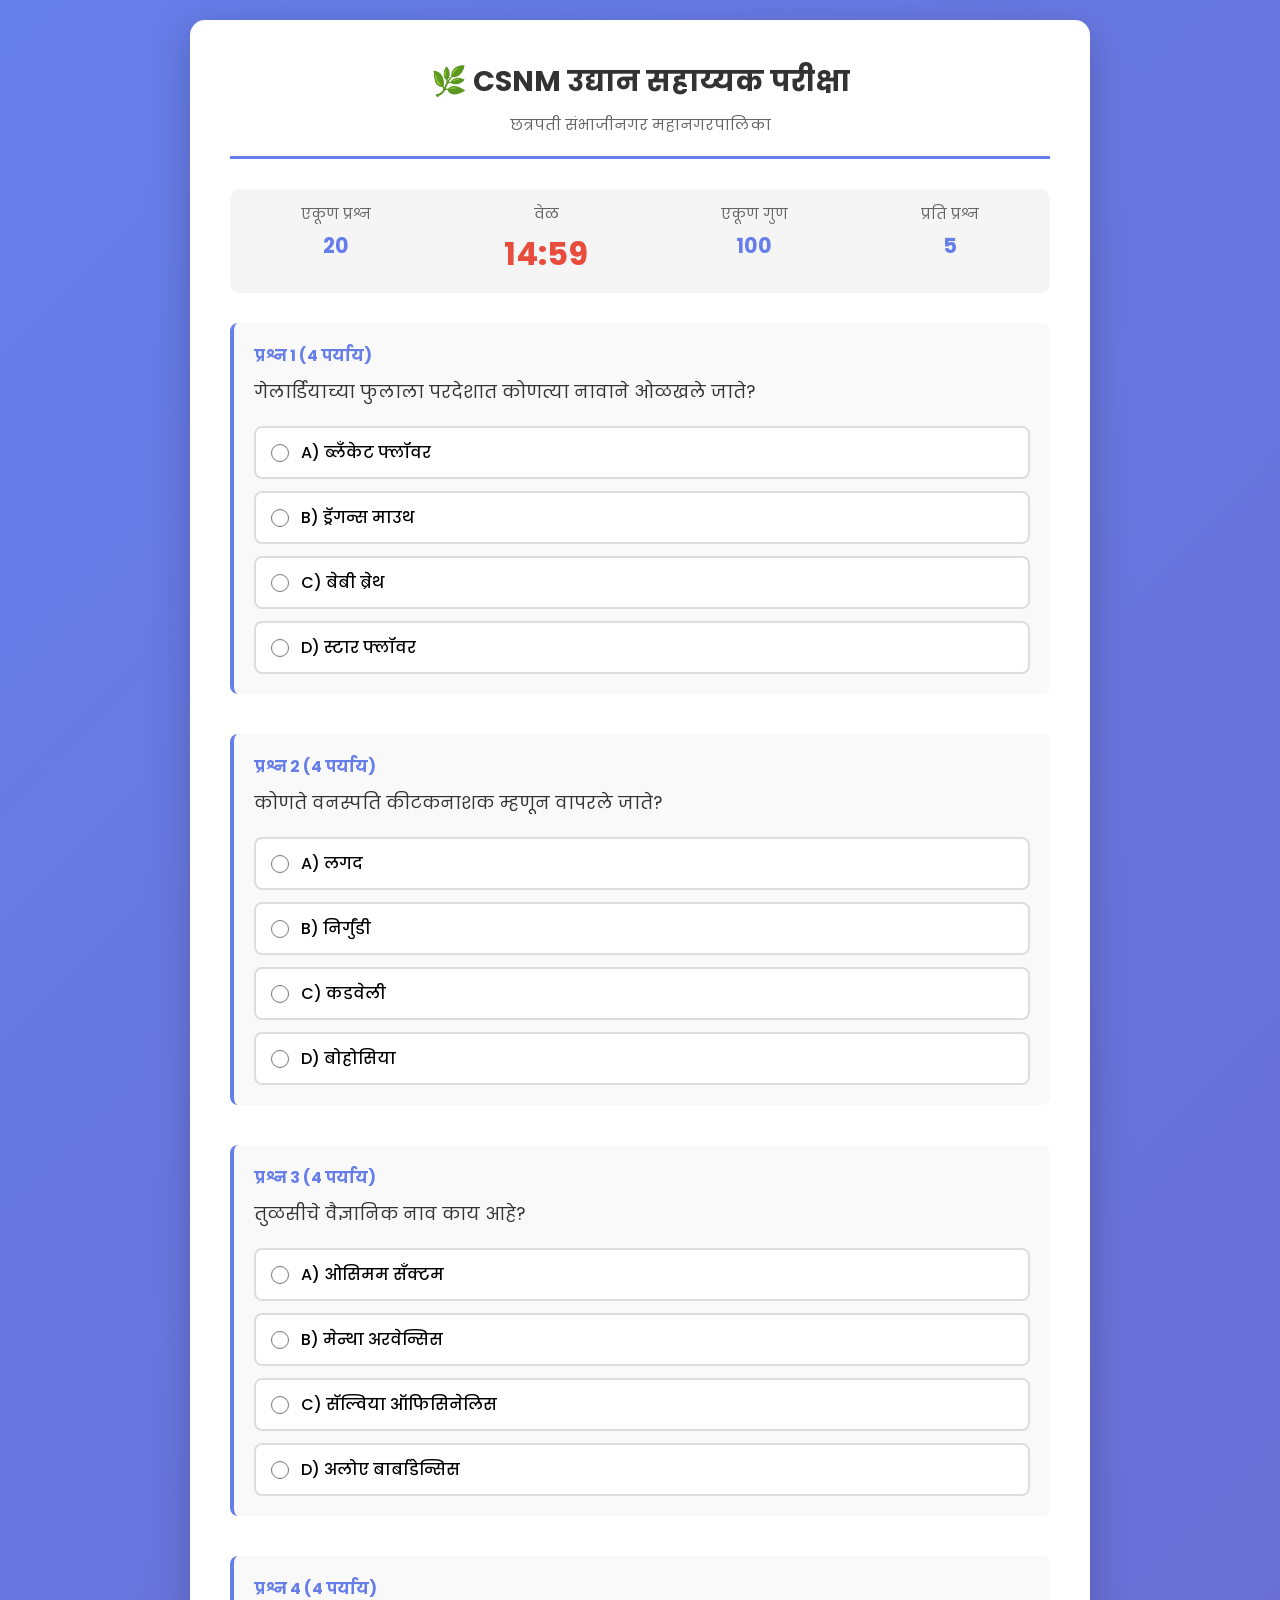
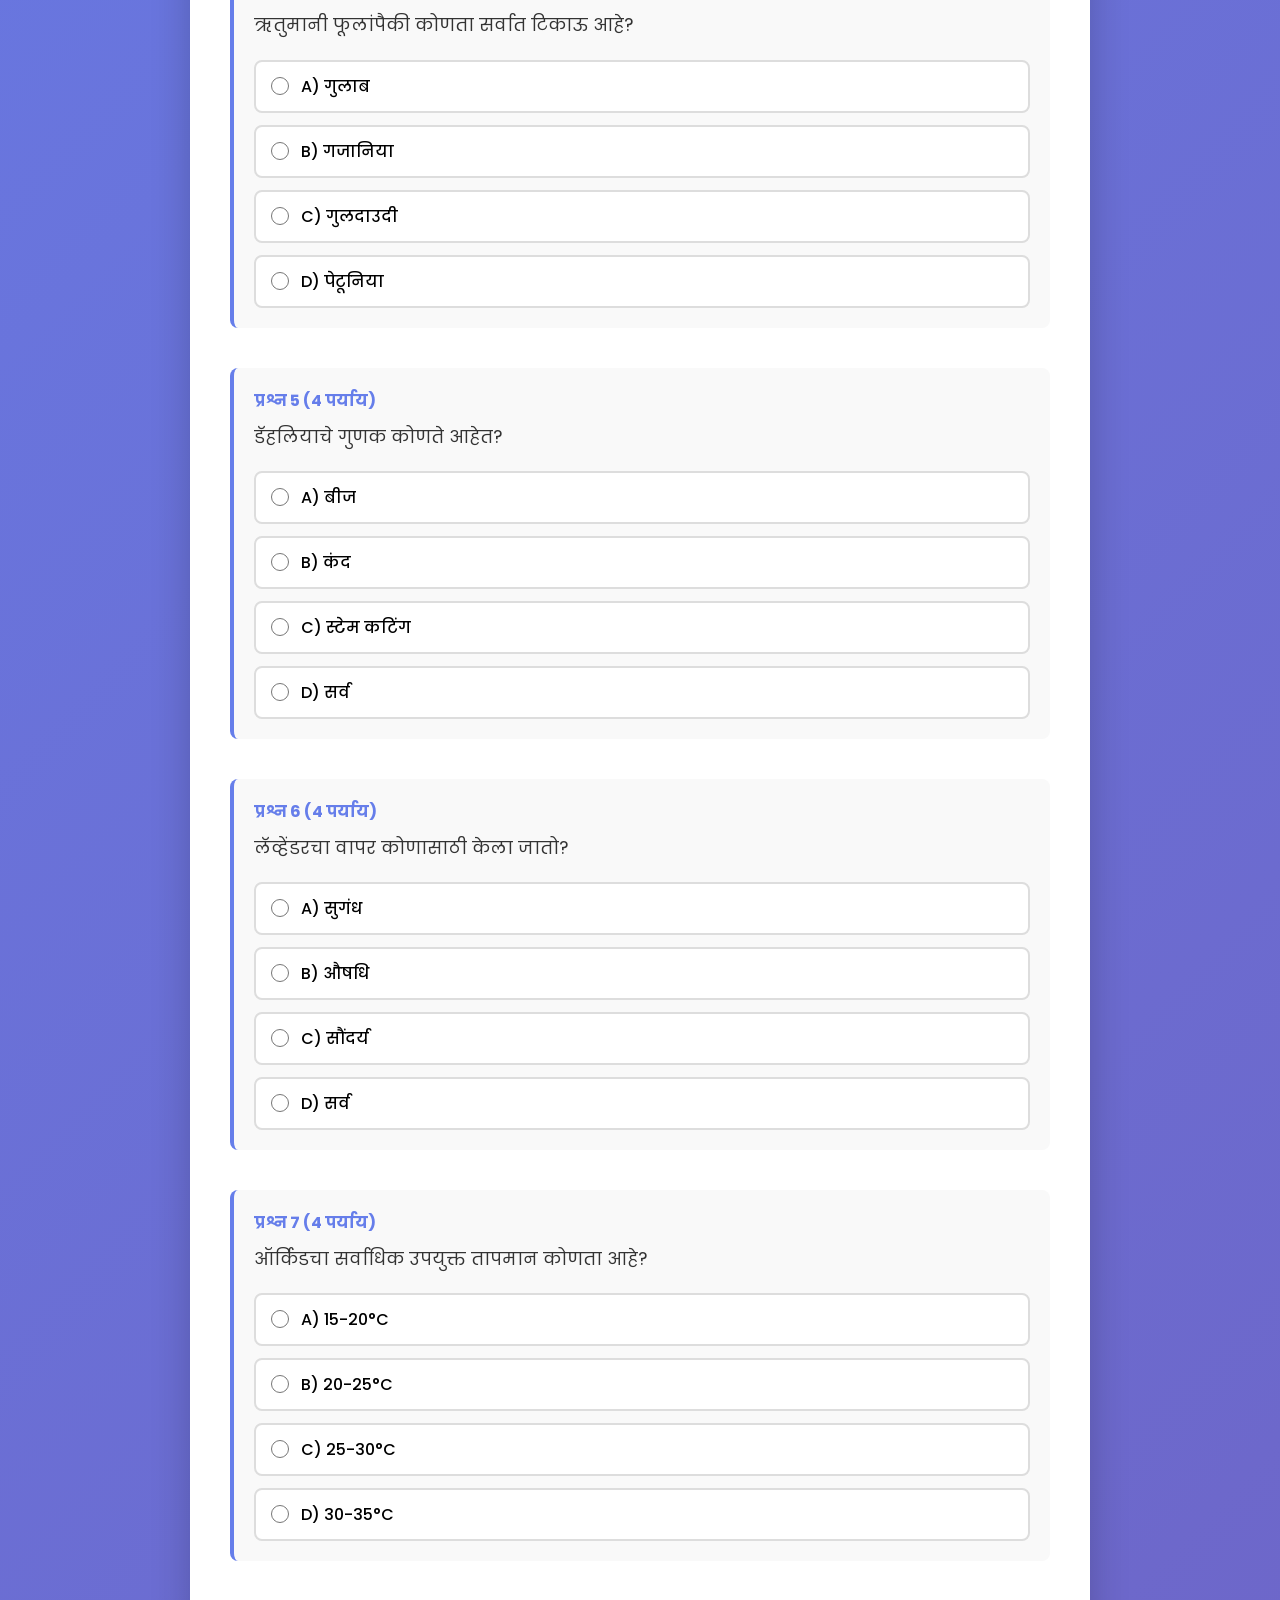
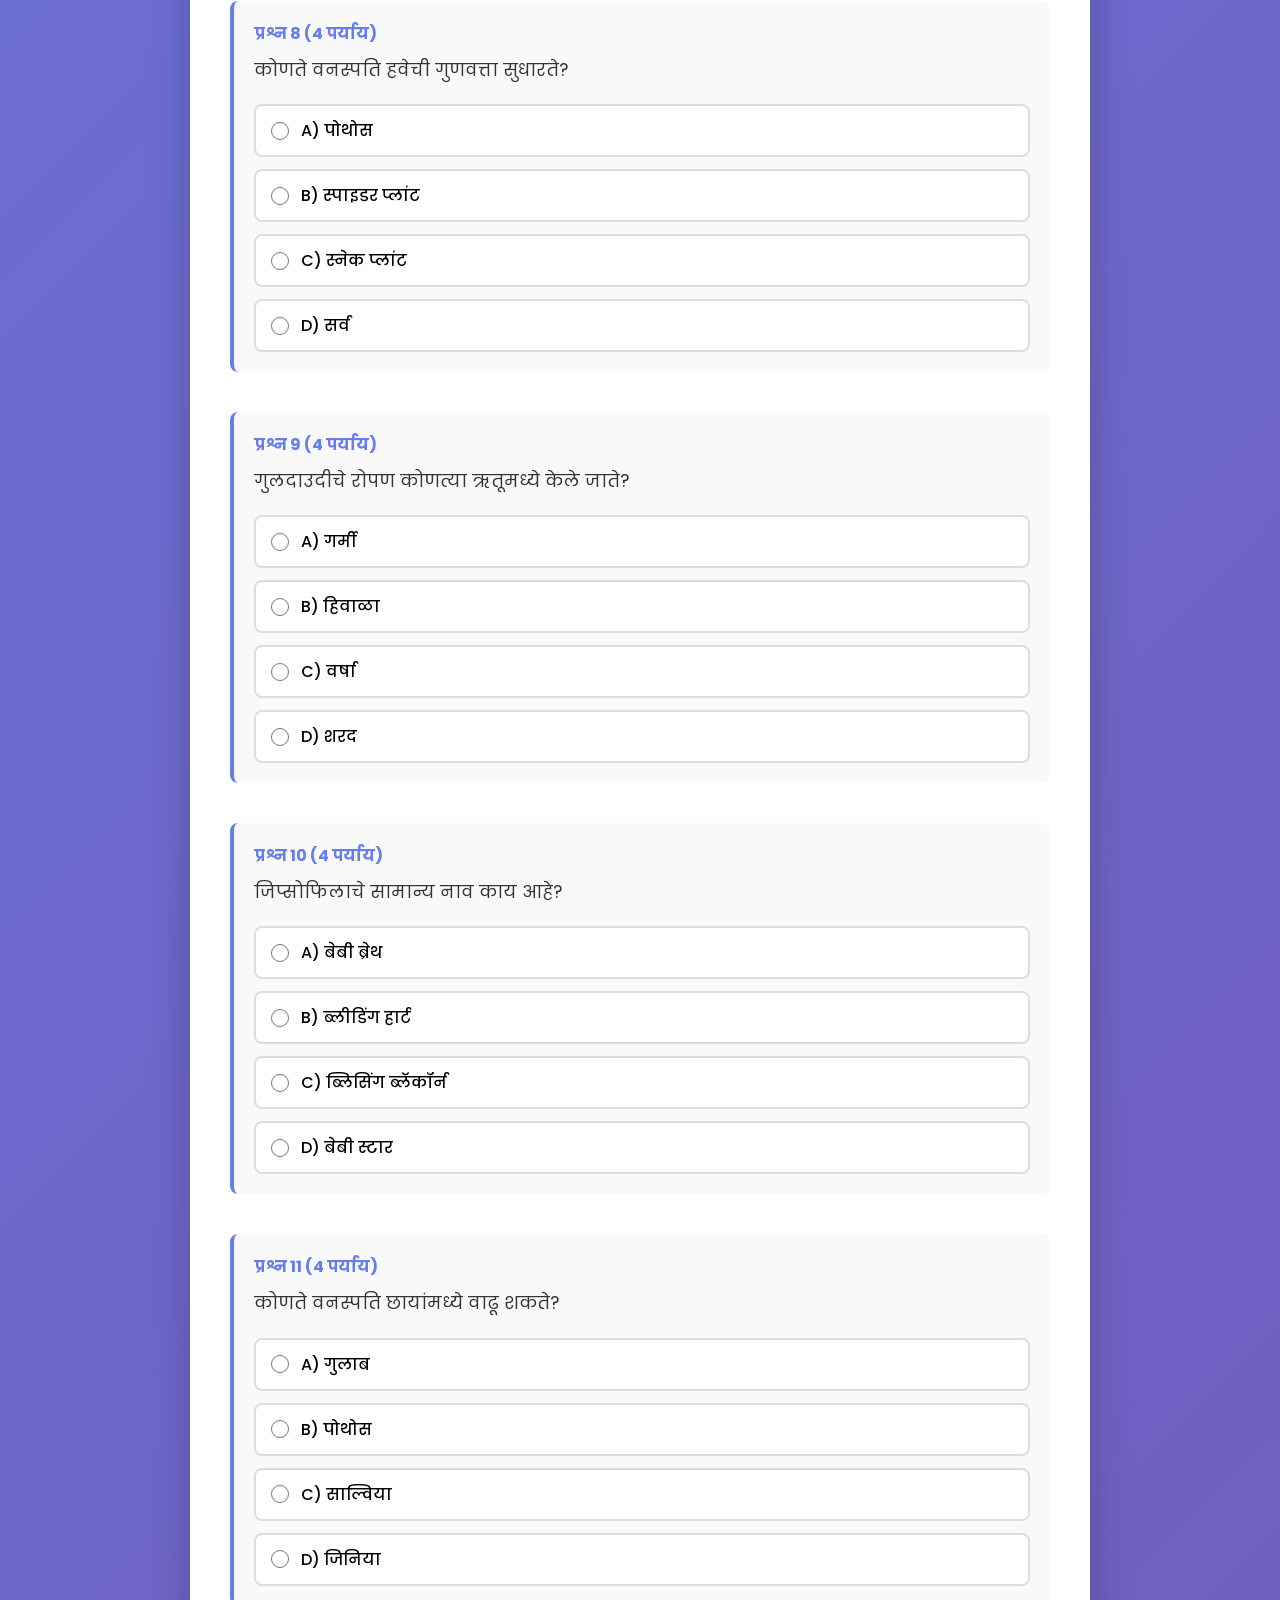
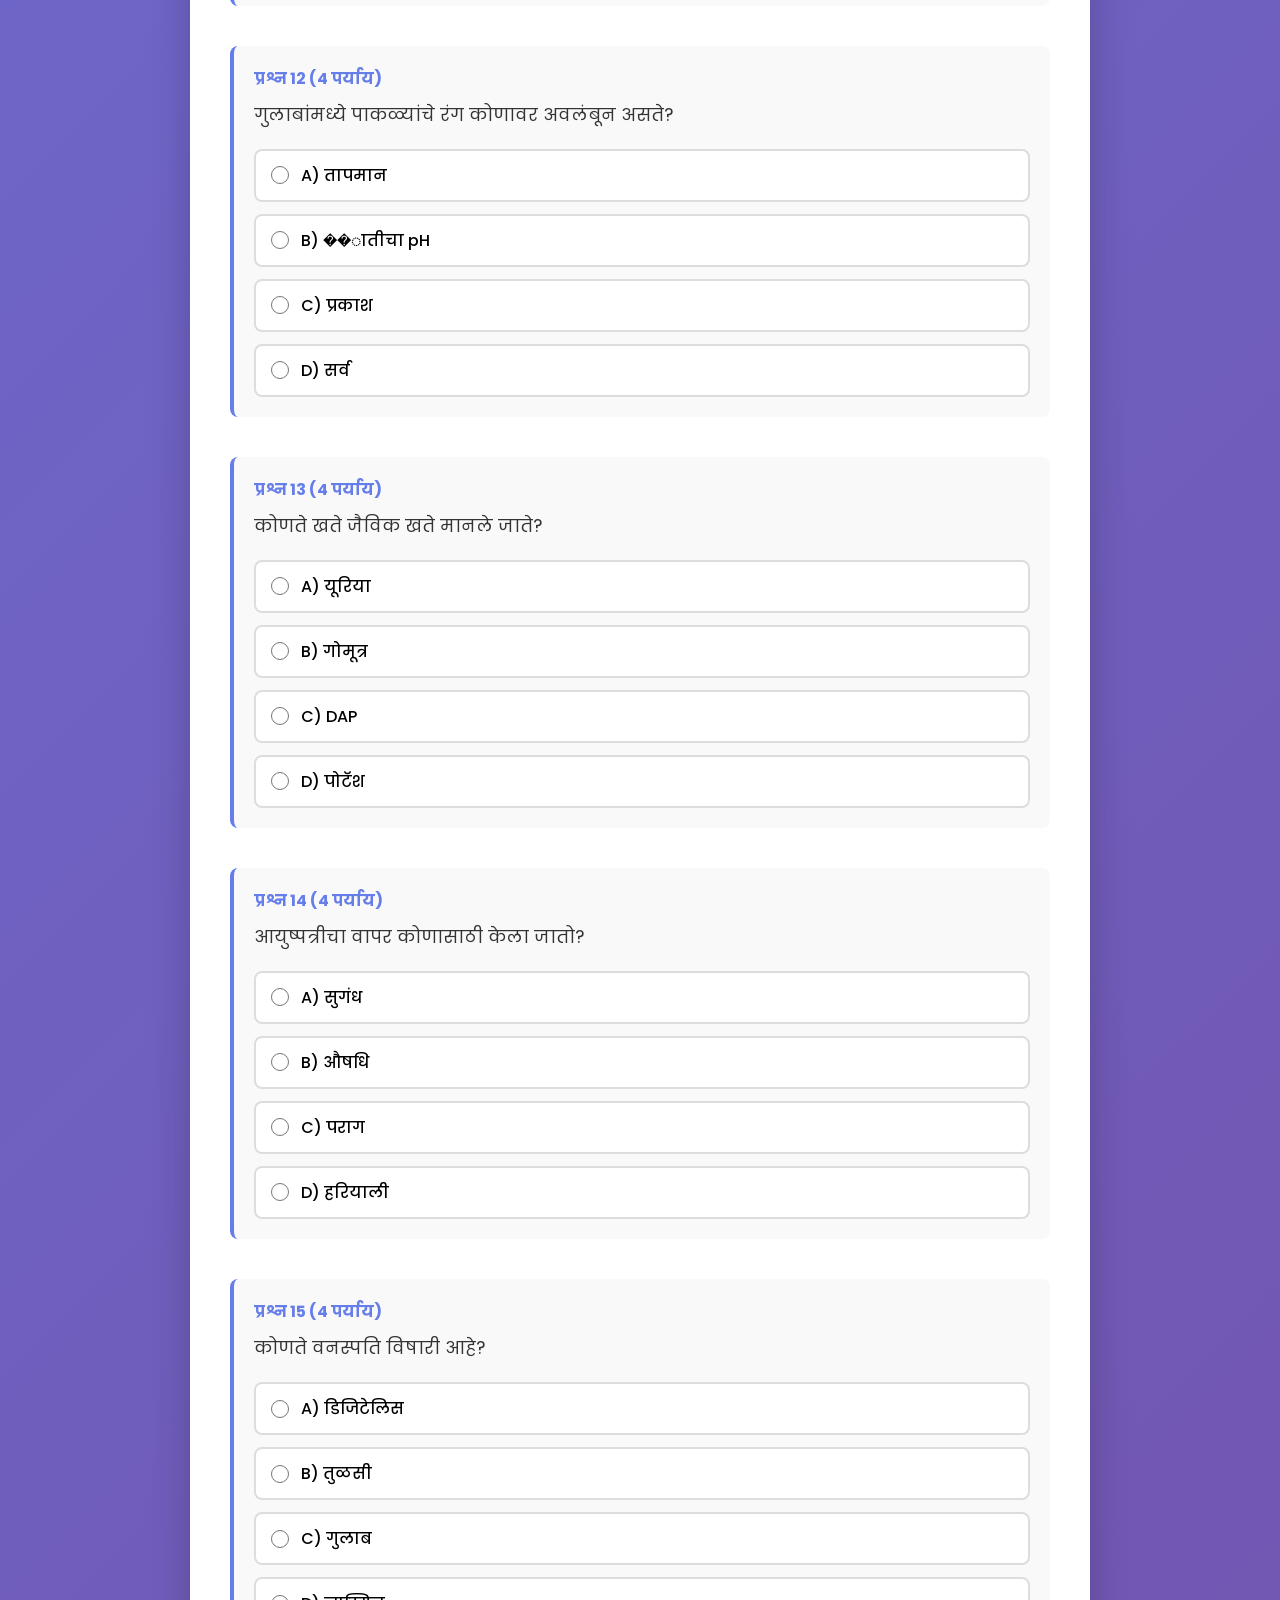
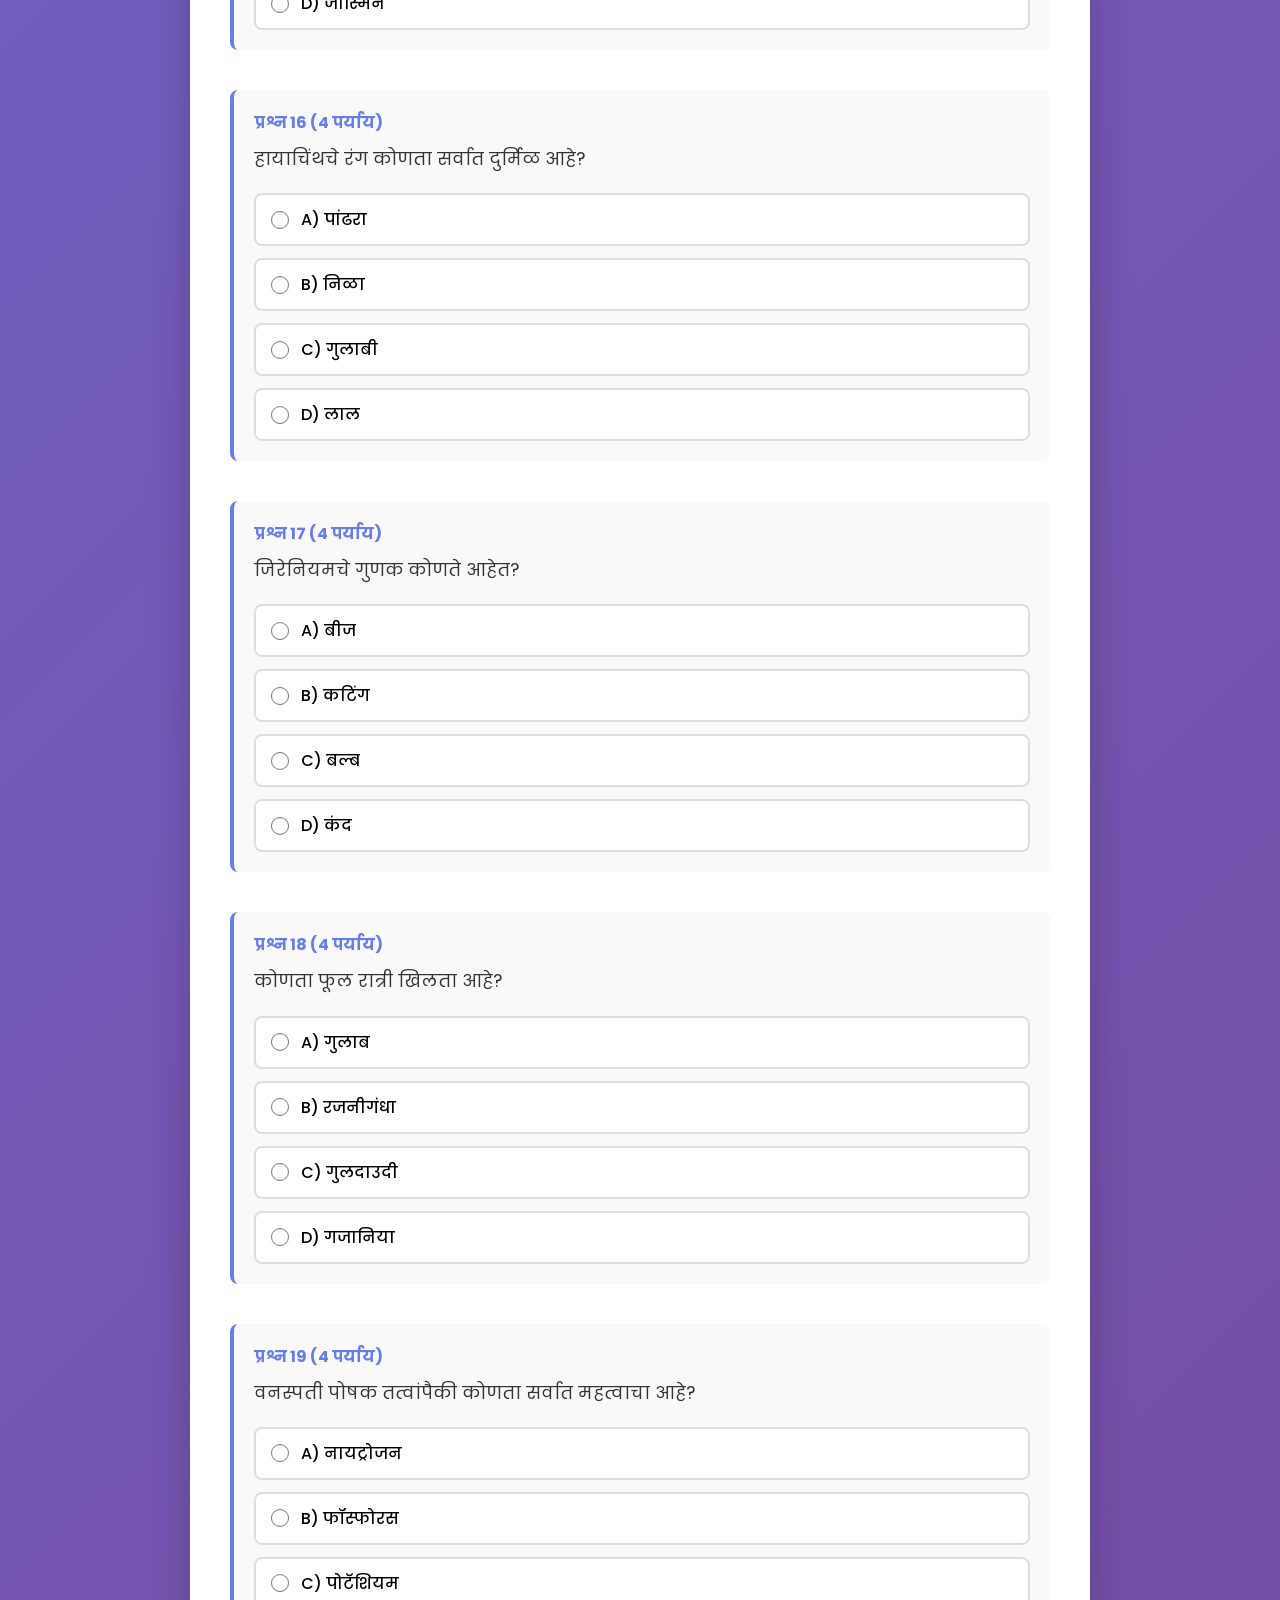
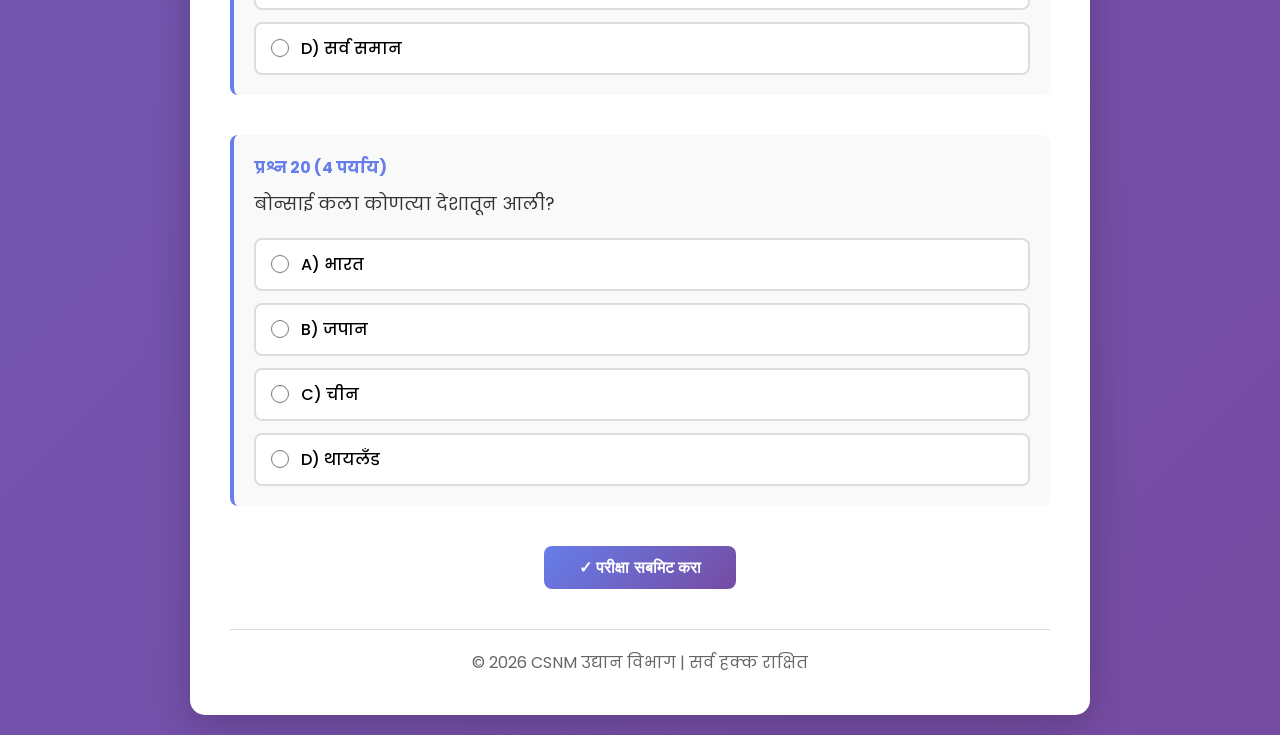
<file: quiz.html>
<!DOCTYPE html>
<html lang="mr">
<head>
    <meta charset="UTF-8">
    <meta name="viewport" content="width=device-width, initial-scale=1.0">
    <title>CSNM उद्यान सहाय्यक - प्रश्न सिरीज</title>
    <link href="https://fonts.googleapis.com/css2?family=Poppins:wght@300;400;600;700&display=swap" rel="stylesheet">
    <link rel="stylesheet" href="https://cdnjs.cloudflare.com/ajax/libs/font-awesome/6.4.0/css/all.min.css">
    <style>
        * {
            margin: 0;
            padding: 0;
            box-sizing: border-box;
        }

        body {
            font-family: 'Poppins', sans-serif;
            background: linear-gradient(135deg, #667eea 0%, #764ba2 100%);
            min-height: 100vh;
            padding: 20px;
        }

        .container {
            max-width: 900px;
            background: white;
            padding: 40px;
            border-radius: 15px;
            margin: auto;
            box-shadow: 0 10px 40px rgba(0,0,0,0.2);
        }

        header {
            text-align: center;
            margin-bottom: 30px;
            border-bottom: 3px solid #667eea;
            padding-bottom: 20px;
        }

        header h1 {
            color: #333;
            font-size: 1.8rem;
            margin-bottom: 10px;
        }

        header p {
            color: #666;
            font-size: 0.95rem;
        }

        .quiz-info {
            display: flex;
            justify-content: space-around;
            margin-bottom: 30px;
            padding: 15px;
            background: #f5f5f5;
            border-radius: 10px;
            flex-wrap: wrap;
            gap: 20px;
        }

        .info-item {
            text-align: center;
        }

        .info-label {
            color: #666;
            font-size: 0.9rem;
            margin-bottom: 5px;
        }

        .info-value {
            color: #667eea;
            font-size: 1.3rem;
            font-weight: 700;
        }

        #timer {
            font-size: 2rem;
            color: #e74c3c;
            font-weight: bold;
        }

        .question-container {
            margin-bottom: 40px;
            padding: 20px;
            background: #f9f9f9;
            border-left: 4px solid #667eea;
            border-radius: 8px;
        }

        .question-number {
            color: #667eea;
            font-weight: 700;
            margin-bottom: 10px;
        }

        .question-text {
            font-size: 1.1rem;
            margin-bottom: 20px;
            color: #333;
            line-height: 1.6;
        }

        .options {
            display: flex;
            flex-direction: column;
            gap: 12px;
        }

        .option-label {
            display: flex;
            align-items: center;
            padding: 12px 15px;
            background: white;
            border: 2px solid #ddd;
            border-radius: 8px;
            cursor: pointer;
            transition: all 0.3s;
            font-weight: 500;
        }

        .option-label:hover {
            border-color: #667eea;
            background: #f0f4ff;
        }

        .option-label input[type="radio"] {
            margin-right: 12px;
            width: 18px;
            height: 18px;
            cursor: pointer;
        }

        .option-label input[type="radio"]:checked + span {
            color: #667eea;
            font-weight: 700;
        }

        .button-group {
            display: flex;
            gap: 15px;
            margin-top: 40px;
            justify-content: center;
            flex-wrap: wrap;
        }

        button {
            background: linear-gradient(135deg, #667eea 0%, #764ba2 100%);
            color: white;
            padding: 12px 35px;
            border: none;
            border-radius: 8px;
            cursor: pointer;
            font-size: 1rem;
            font-weight: 600;
            transition: 0.3s;
            min-width: 150px;
        }

        button:hover {
            transform: translateY(-2px);
            box-shadow: 0 10px 20px rgba(102, 126, 234, 0.3);
        }

        button:disabled {
            opacity: 0.5;
            cursor: not-allowed;
            transform: none;
        }

        #quizForm {
            display: block;
        }

        #result {
            display: none;
            text-align: center;
            padding: 40px 20px;
            animation: slideIn 0.5s ease;
        }

        @keyframes slideIn {
            from {
                opacity: 0;
                transform: translateY(20px);
            }
            to {
                opacity: 1;
                transform: translateY(0);
            }
        }

        .result-box {
            background: linear-gradient(135deg, #667eea 0%, #764ba2 100%);
            color: white;
            padding: 30px;
            border-radius: 15px;
            margin-bottom: 30px;
        }

        .result-title {
            font-size: 1.8rem;
            margin-bottom: 20px;
        }

        .score-display {
            font-size: 3rem;
            font-weight: 800;
            margin-bottom: 10px;
        }

        .result-details {
            display: grid;
            grid-template-columns: repeat(auto-fit, minmax(150px, 1fr));
            gap: 20px;
            margin-top: 30px;
        }

        .result-item {
            background: rgba(255,255,255,0.1);
            padding: 15px;
            border-radius: 8px;
        }

        .result-item-label {
            font-size: 0.9rem;
            opacity: 0.9;
            margin-bottom: 5px;
        }

        .result-item-value {
            font-size: 1.5rem;
            font-weight: 700;
        }

        .message {
            font-size: 1.2rem;
            margin-top: 20px;
            font-weight: 600;
        }

        footer {
            text-align: center;
            margin-top: 40px;
            color: #666;
            border-top: 1px solid #ddd;
            padding-top: 20px;
        }

        @media (max-width: 768px) {
            .container {
                padding: 20px;
            }

            header h1 {
                font-size: 1.3rem;
            }

            .quiz-info {
                flex-direction: column;
                gap: 10px;
            }

            .button-group {
                flex-direction: column;
            }

            button {
                width: 100%;
            }

            .score-display {
                font-size: 2.5rem;
            }
        }
    </style>
</head>
<body>

<div class="container">
    <header>
        <h1>🌿 CSNM उद्यान सहाय्यक परीक्षा</h1>
        <p>छत्रपती संभाजीनगर महानगरपालिका</p>
    </header>

    <div class="quiz-info">
        <div class="info-item">
            <div class="info-label">एकूण प्रश्न</div>
            <div class="info-value">20</div>
        </div>
        <div class="info-item">
            <div class="info-label">वेळ</div>
            <div class="info-value" id="timer">15:00</div>
        </div>
        <div class="info-item">
            <div class="info-label">एकूण गुण</div>
            <div class="info-value">100</div>
        </div>
        <div class="info-item">
            <div class="info-label">प्रति प्रश्न</div>
            <div class="info-value">5</div>
        </div>
    </div>

    <form id="quizForm">
        <!-- Questions will be generated by JavaScript -->
    </form>

    <div id="result">
        <div class="result-box">
            <div class="result-title">परीक्षा पूर्ण!</div>
            <div class="score-display" id="scoreDisplay">0/100</div>
            <div class="message" id="resultMessage"></div>
            <div class="result-details">
                <div class="result-item">
                    <div class="result-item-label">सही उत्तर</div>
                    <div class="result-item-value" id="correctCount">0</div>
                </div>
                <div class="result-item">
                    <div class="result-item-label">गलत उत्तर</div>
                    <div class="result-item-value" id="wrongCount">0</div>
                </div>
                <div class="result-item">
                    <div class="result-item-label">न केलेले</div>
                    <div class="result-item-value" id="unattemptedCount">0</div>
                </div>
                <div class="result-item">
                    <div class="result-item-label">सटीकता</div>
                    <div class="result-item-value" id="accuracyCount">0%</div>
                </div>
            </div>
        </div>

        <div class="button-group">
            <button type="button" onclick="window.print()">📥 उत्तर पत्र डाउनलोड करा</button>
            <button type="button" onclick="resetQuiz()">🔄 दोबारा शुरू करा</button>
        </div>
    </div>

    <div class="button-group" id="buttonGroup">
        <button type="button" onclick="submitQuiz()">✓ परीक्षा सबमिट करा</button>
    </div>

    <footer>
        <p>&copy; 2026 CSNM उद्यान विभाग | सर्व हक्क राक्षित</p>
    </footer>
</div>

<script>
    // सर्व 20 प्रश्न
    const questions = [
        {
            question: "गेलार्डियाच्या फुलाला परदेशात कोणत्या नावाने ओळखले जाते?",
            options: ["ब्लँकेट फ्लॉवर", "ड्रॅगन्स माउथ", "बेबी ब्रेथ", "स्टार फ्लॉवर"],
            correct: 0
        },
        {
            question: "कोणते वनस्पति कीटकनाशक म्हणून वापरले जाते?",
            options: ["लगद", "निर्गुंडी", "कडवेली", "बोहोसिया"],
            correct: 1
        },
        {
            question: "तुळसीचे वैज्ञानिक नाव काय आहे?",
            options: ["ओसिमम सँक्टम", "मेन्था अरवेन्सिस", "सॅल्विया ऑफिसिनेलिस", "अलोए बार्बाडेन्सिस"],
            correct: 0
        },
        {
            question: "ऋतुमानी फूलांपैकी कोणता सर्वात टिकाऊ आहे?",
            options: ["गुलाब", "गजानिया", "गुलदाउदी", "पेटूनिया"],
            correct: 2
        },
        {
            question: "डॅहलियाचे गुणक कोणते आहेत?",
            options: ["बीज", "कंद", "स्टेम कटिंग", "सर्व"],
            correct: 3
        },
        {
            question: "लॅव्हेंडरचा वापर कोणासाठी केला जातो?",
            options: ["सुगंध", "औषधि", "सौंदर्य", "सर्व"],
            correct: 3
        },
        {
            question: "ऑर्किडचा सर्वाधिक उपयुक्त तापमान कोणता आहे?",
            options: ["15-20°C", "20-25°C", "25-30°C", "30-35°C"],
            correct: 1
        },
        {
            question: "कोणते वनस्पति हवेची गुणवत्ता सुधारते?",
            options: ["पोथोस", "स्पाइडर प्लांट", "स्नेक प्लांट", "सर्व"],
            correct: 3
        },
        {
            question: "गुलदाउदीचे रोपण कोणत्या ऋतूमध्ये केले जाते?",
            options: ["गर्मी", "हिवाळा", "वर्षा", "शरद"],
            correct: 2
        },
        {
            question: "जिप्सोफिलाचे सामान्य नाव काय आहे?",
            options: ["बेबी ब्रेथ", "ब्लीडिंग हार्ट", "ब्लिसिंग ब्लॅकॉर्न", "बेबी स्टार"],
            correct: 0
        },
        {
            question: "कोणते वनस्पति छायांमध्ये वाढू शकते?",
            options: ["गुलाब", "पोथोस", "साल्विया", "जिनिया"],
            correct: 1
        },
        {
            question: "गुलाबांमध्ये पाकळ्यांचे रंग कोणावर अवलंबून असते?",
            options: ["तापमान", "��ातीचा pH", "प्रकाश", "सर्व"],
            correct: 3
        },
        {
            question: "कोणते खते जैविक खते मानले जाते?",
            options: ["यूरिया", "गोमूत्र", "DAP", "पोटॅश"],
            correct: 1
        },
        {
            question: "आयुष्पत्रीचा वापर कोणासाठी केला जातो?",
            options: ["सुगंध", "औषधि", "पराग", "हरियाली"],
            correct: 1
        },
        {
            question: "कोणते वनस्पति विषारी आहे?",
            options: ["डिजिटेलिस", "तुळसी", "गुलाब", "जास्मिन"],
            correct: 0
        },
        {
            question: "हायाचिंथचे रंग कोणता सर्वात दुर्मिळ आहे?",
            options: ["पांढरा", "निळा", "गुलाबी", "लाल"],
            correct: 3
        },
        {
            question: "जिरेनियमचे गुणक कोणते आहेत?",
            options: ["बीज", "कटिंग", "बल्ब", "कंद"],
            correct: 1
        },
        {
            question: "कोणता फूल रात्री खिलता आहे?",
            options: ["गुलाब", "रजनीगंधा", "गुलदाउदी", "गजानिया"],
            correct: 1
        },
        {
            question: "वनस्पती पोषक तत्वांपैकी कोणता सर्वात महत्वाचा आहे?",
            options: ["नायट्रोजन", "फॉस्फोरस", "पोटॅशियम", "सर्व समान"],
            correct: 3
        },
        {
            question: "बोन्साई कला कोणत्या देशातून आली?",
            options: ["भारत", "जपान", "चीन", "थायलँड"],
            correct: 1
        }
    ];

    let currentAnswers = new Array(questions.length).fill(null);
    let timeLeft = 15 * 60;
    let quizSubmitted = false;

    // Initialize quiz
    function initializeQuiz() {
        const form = document.getElementById('quizForm');
        form.innerHTML = '';

        questions.forEach((q, index) => {
            const questionDiv = document.createElement('div');
            questionDiv.className = 'question-container';
            
            let optionsHtml = '<div class="options">';
            q.options.forEach((option, optIndex) => {
                optionsHtml += `
                    <label class="option-label">
                        <input type="radio" name="q${index}" value="${optIndex}" onchange="updateAnswer(${index}, ${optIndex})">
                        <span>${String.fromCharCode(65 + optIndex)}) ${option}</span>
                    </label>
                `;
            });
            optionsHtml += '</div>';

            questionDiv.innerHTML = `
                <div class="question-number">प्रश्न ${index + 1} (${q.options.length} पर्याय)</div>
                <div class="question-text">${q.question}</div>
                ${optionsHtml}
            `;
            form.appendChild(questionDiv);
        });

        startTimer();
    }

    function updateAnswer(questionIndex, optionIndex) {
        currentAnswers[questionIndex] = optionIndex;
    }

    function startTimer() {
        const timerElement = document.getElementById('timer');
        const timerInterval = setInterval(() => {
            let minutes = Math.floor(timeLeft / 60);
            let seconds = timeLeft % 60;
            timerElement.textContent = `${minutes}:${seconds < 10 ? '0' : ''}${seconds}`;
            
            if (timeLeft <= 0) {
                clearInterval(timerInterval);
                submitQuiz();
            }
            timeLeft--;
        }, 1000);
    }

    function submitQuiz() {
        if (quizSubmitted) return;
        quizSubmitted = true;

        let correct = 0;
        let wrong = 0;
        let unattempted = 0;

        currentAnswers.forEach((answer, index) => {
            if (answer === null) {
                unattempted++;
            } else if (answer === questions[index].correct) {
                correct++;
            } else {
                wrong++;
            }
        });

        const score = correct * 5;
        const accuracy = Math.round((correct / questions.length) * 100);

        // Display results
        document.getElementById('quizForm').style.display = 'none';
        document.getElementById('buttonGroup').style.display = 'none';
        document.getElementById('result').style.display = 'block';

        document.getElementById('scoreDisplay').textContent = `${score}/100`;
        document.getElementById('correctCount').textContent = correct;
        document.getElementById('wrongCount').textContent = wrong;
        document.getElementById('unattemptedCount').textContent = unattempted;
        document.getElementById('accuracyCount').textContent = `${accuracy}%`;

        let message = '';
        if (accuracy >= 80) message = '🎉 शानदार! आप बहुत अच्छा प्रदर्शन कर रहे हैं।';
        else if (accuracy >= 60) message = '👍 अच्छा! थोड़ा और प्रयास करें।';
        else if (accuracy >= 40) message = '📚 आपको अधिक अभ्यास की आवश्यकता है।';
        else message = '💪 फिर से प्रयास करें, आप सफल हो सकते हैं!';

        document.getElementById('resultMessage').textContent = message;
    }

    function resetQuiz() {
        location.reload();
    }

    // Start quiz
    initializeQuiz();
</script>

</body>
</html>
</file>
